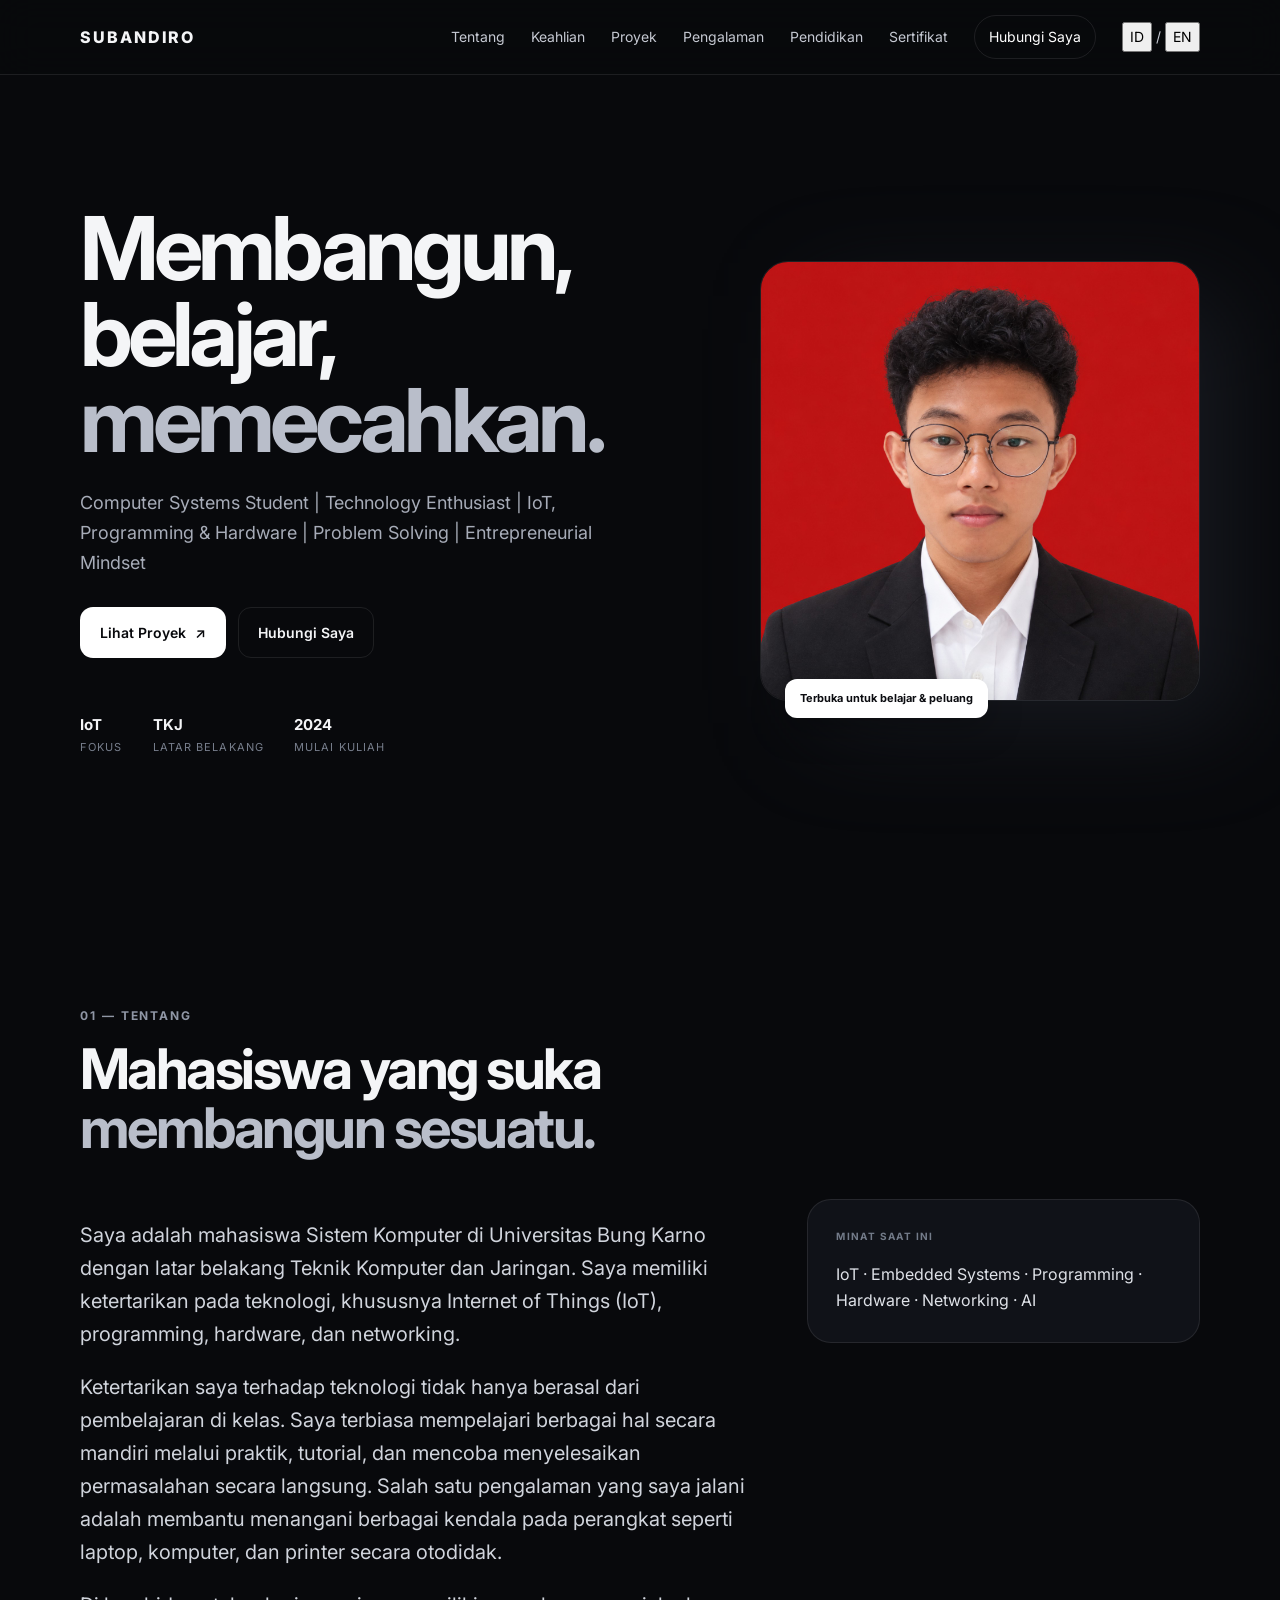
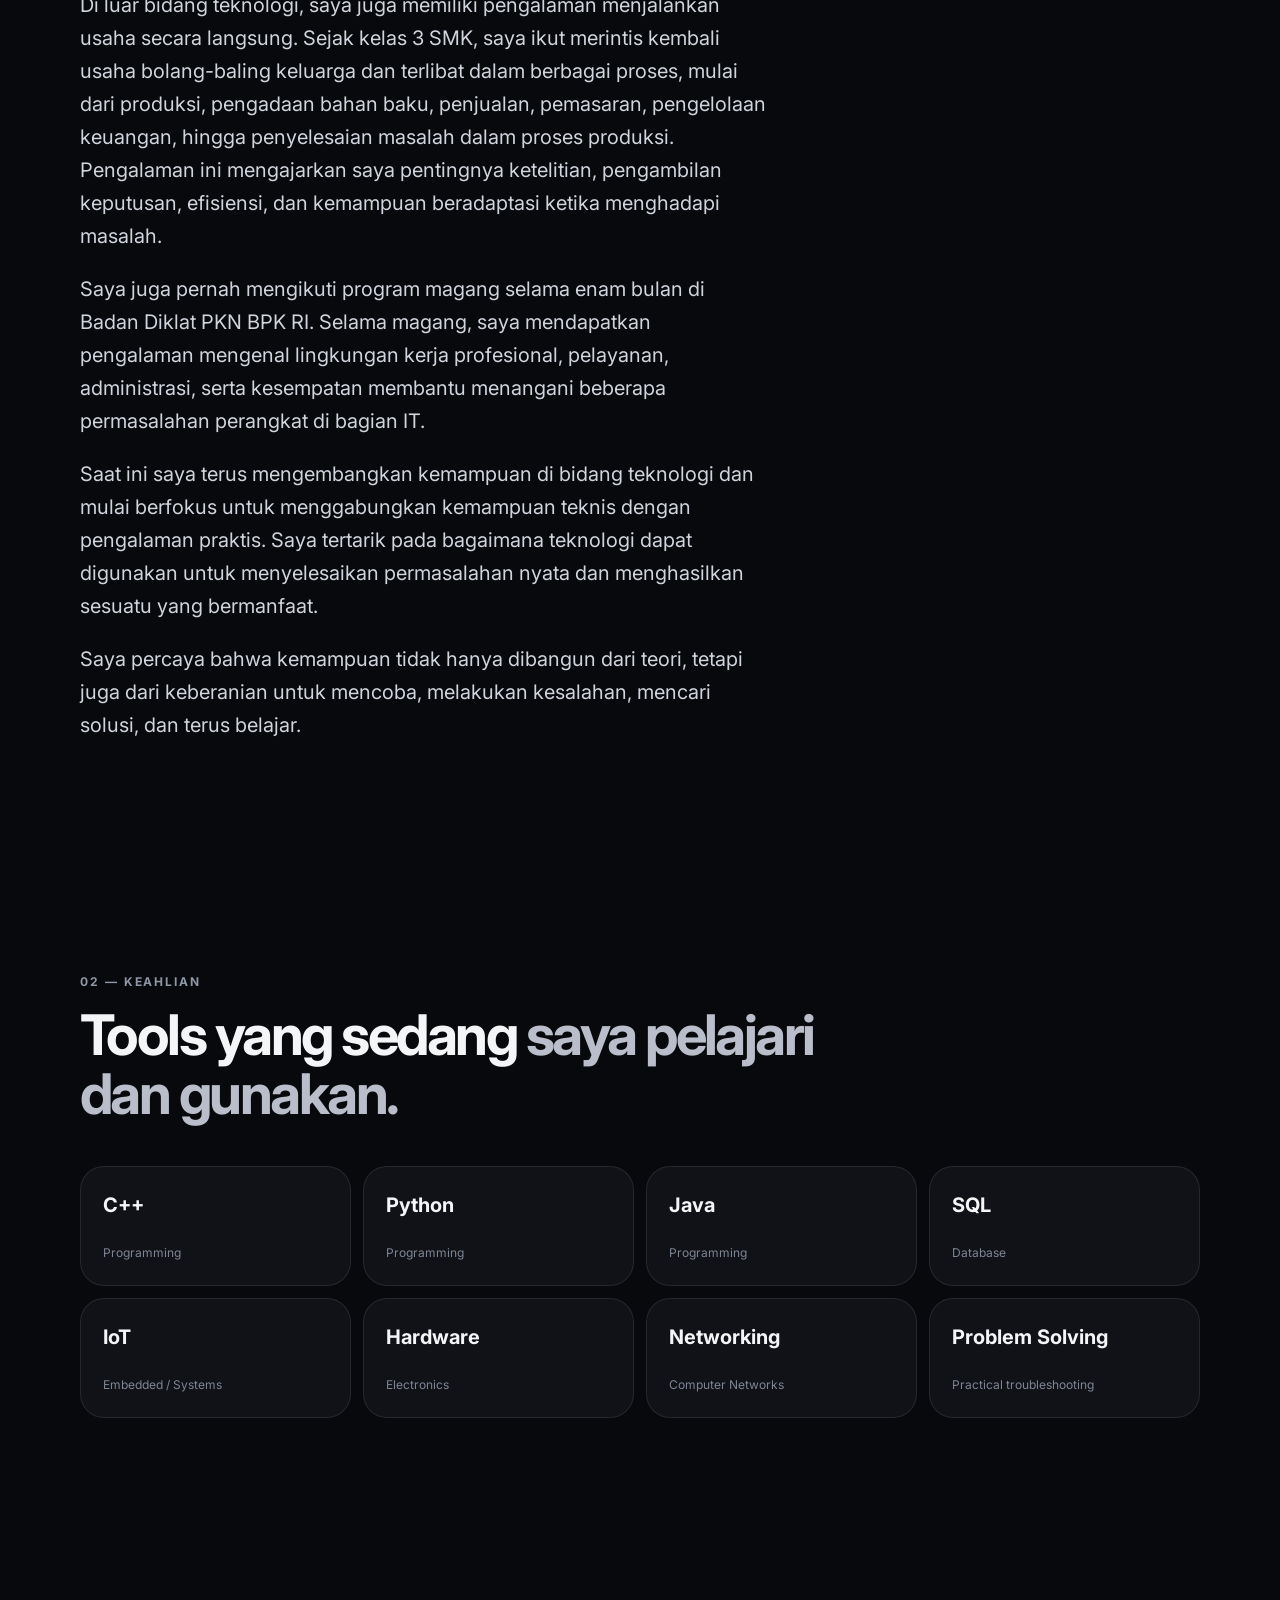
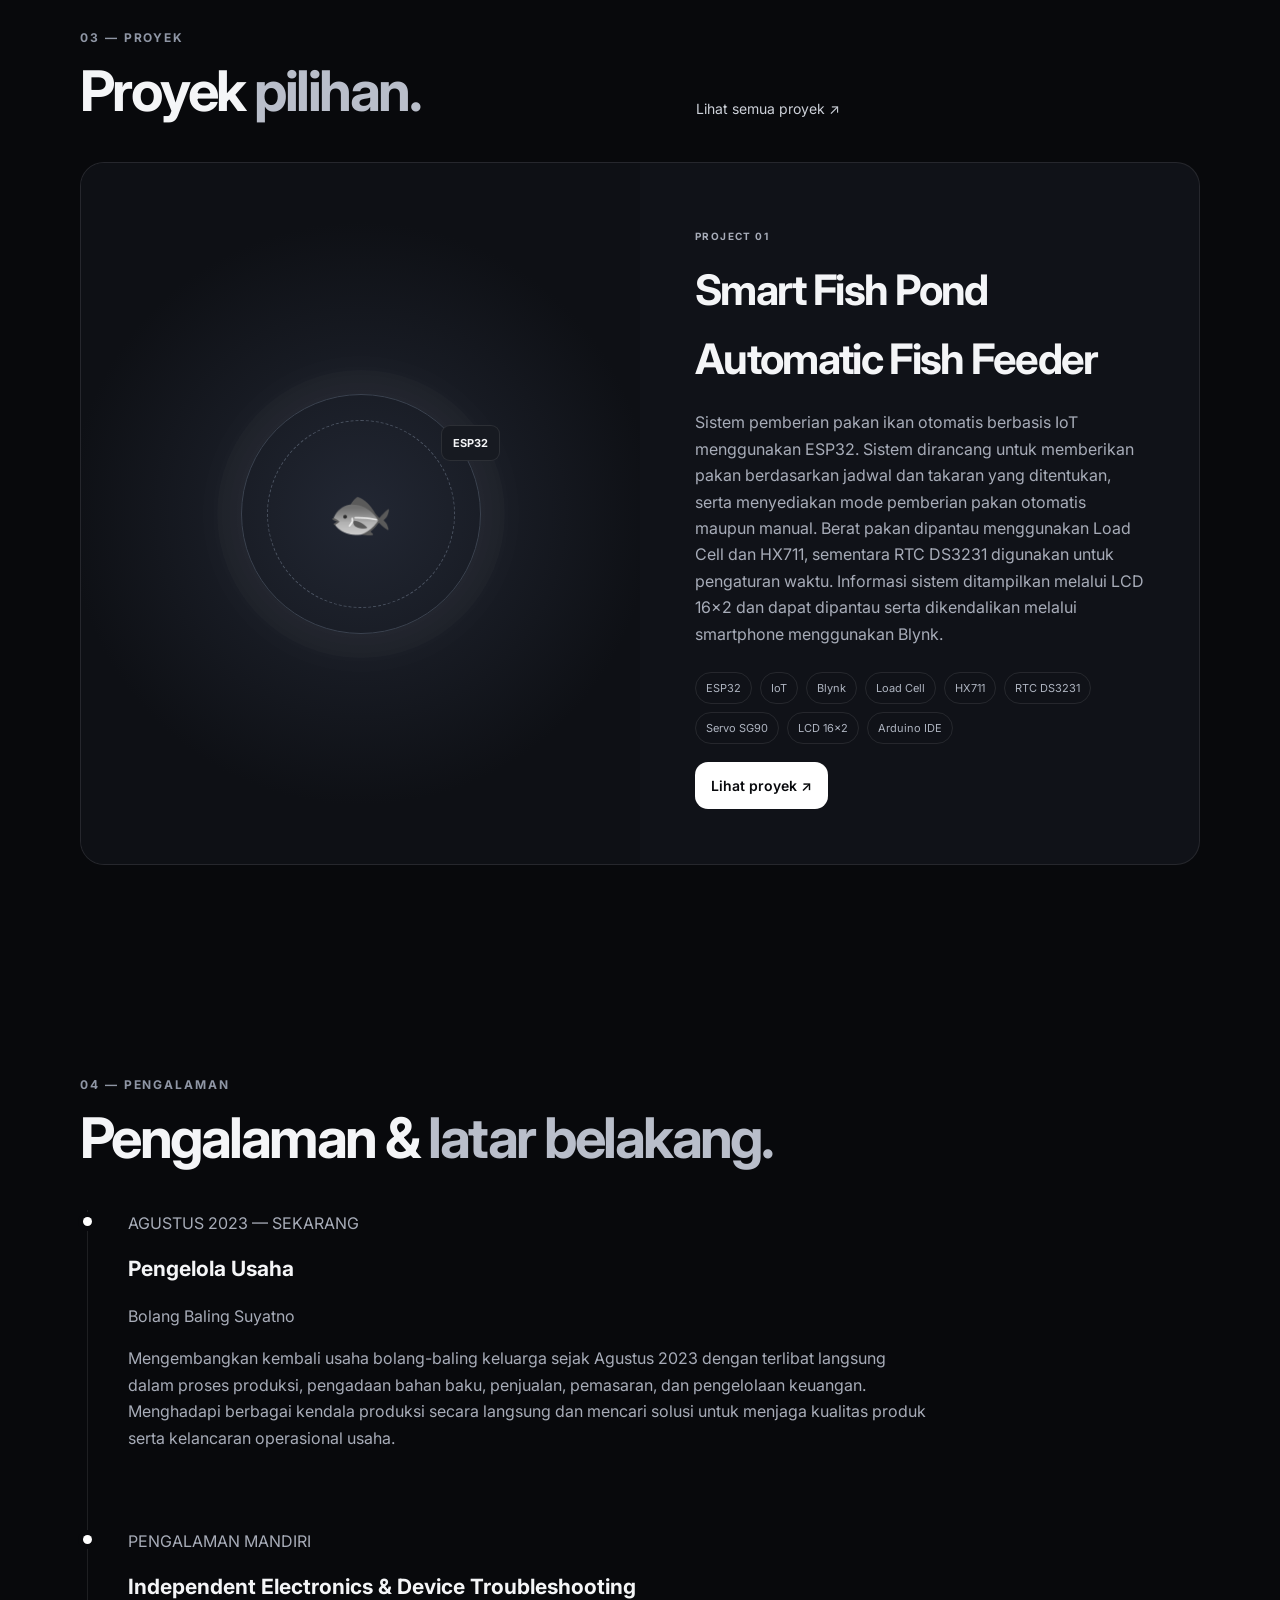
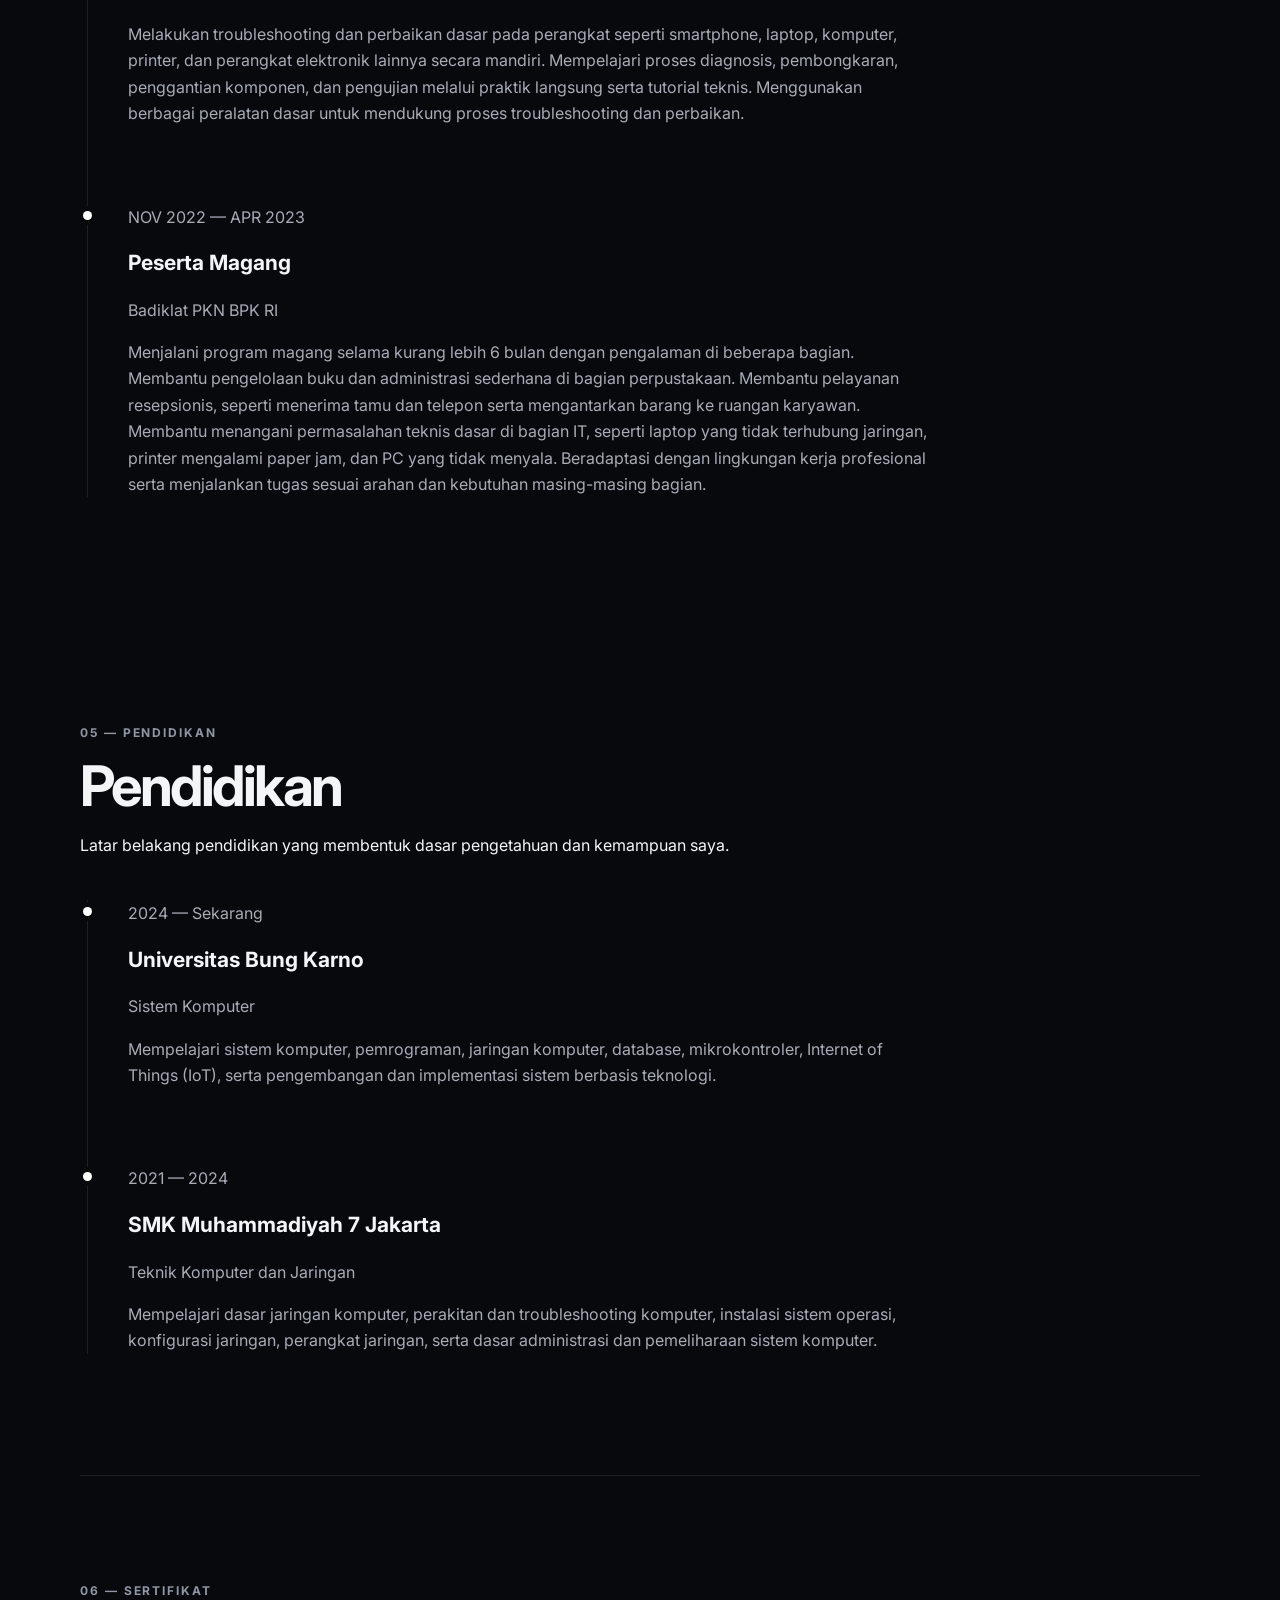
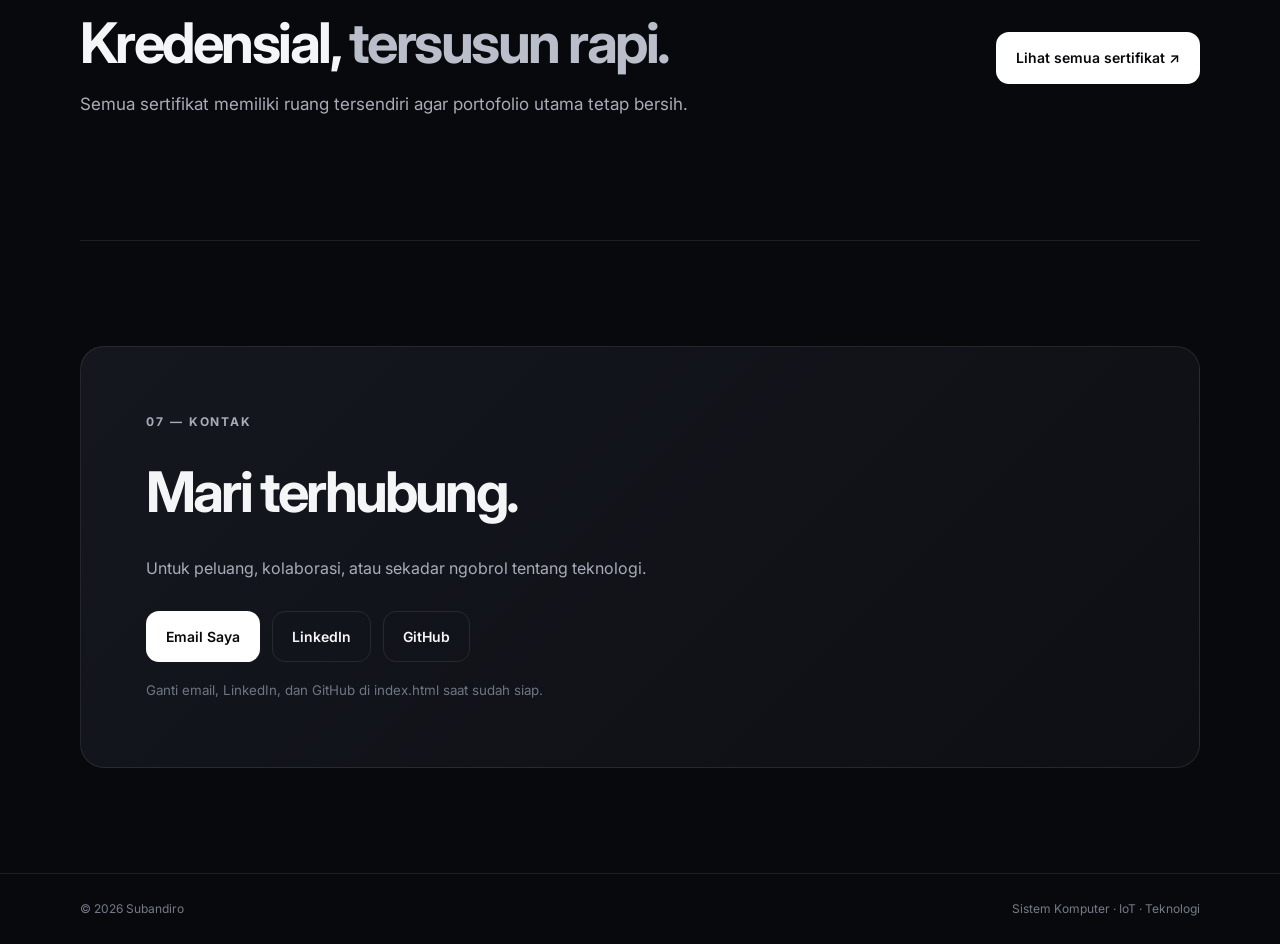
<file: index.html>
<!DOCTYPE html>
<html lang="id">
<head>
  <meta charset="UTF-8">
  <meta name="viewport" content="width=device-width, initial-scale=1.0">
  <meta name="description" content="Subandiro — Computer Systems student portfolio.">
  <title>Subandiro — Portofolio Sistem Komputer</title>
  <link rel="preconnect" href="https://fonts.googleapis.com">
  <link rel="preconnect" href="https://fonts.gstatic.com" crossorigin>
  <link href="https://fonts.googleapis.com/css2?family=Inter:wght@400;500;600;700;800&display=swap" rel="stylesheet">
  <link rel="stylesheet" href="style.css">
</head>
<body data-page="home">
  <header class="nav-wrap">
    <nav class="nav container">
      <a class="brand" href="index.html">SUBANDIRO<span></span></a>
      <button class="menu-btn" aria-label="Buka menu" aria-expanded="false">☰</button>
      <div class="nav-links">
        <a href="#about" data-i18n="nav_about">Tentang</a>
        <a href="#skills" data-i18n="nav_skills">Keahlian</a>
        <a href="#projects" data-i18n="nav_projects">Proyek</a>
        <a href="#experience" data-i18n="nav_experience">Pengalaman</a>
        <a href="#education" data-i18n="nav_education">Pendidikan</a>
        <a href="certificates.html" data-i18n="nav_certificates">Sertifikat</a>
        <a class="nav-cta" href="#contact" data-i18n="nav_contact">Hubungi Saya</a>
        <div class="language-switcher" aria-label="Language selector">
          <button class="lang-btn active" data-lang="id" aria-pressed="true">ID</button>
          <span>/</span>
          <button class="lang-btn" data-lang="en" aria-pressed="false">EN</button>
        </div>
      </div>
    </nav>
  </header>

  <main>
    <section class="hero container">
      <div class="hero-copy">
        <h1 data-i18n="hero_title">Membangun, belajar,<br><span>memecahkan.</span></h1>
        <p class="hero-text">Computer Systems Student | Technology Enthusiast | IoT, Programming & Hardware | Problem Solving | Entrepreneurial Mindset</p>
        <div class="hero-actions">
          <a class="btn primary" href="#projects"><span data-i18n="hero_projects">Lihat Proyek</span> <span>↗</span></a>
          <a class="btn ghost" href="#contact" data-i18n="hero_contact">Hubungi Saya</a>
        </div>
        <div class="quick-stats">
          <div><strong>IoT</strong><span data-i18n="stat_focus">Fokus</span></div>
          <div><strong>TKJ</strong><span data-i18n="stat_background">Latar belakang</span></div>
          <div><strong>2024</strong><span data-i18n="stat_start">Mulai kuliah</span></div>
        </div>
      </div>
      <div class="hero-photo">
        <div class="photo-glow"></div>
        <img src="assets/profile.png" data-i18n-attr="alt:photo_alt" alt="Foto profil profesional Subandiro">
        <div class="photo-tag" data-i18n="photo_tag">Terbuka untuk belajar & peluang</div>
      </div>
    </section>

    <section id="about" class="section container">
      <div class="section-head">
        <p class="eyebrow" data-i18n="about_eyebrow">01 — TENTANG</p>
        <h2 data-i18n="about_title">Mahasiswa yang suka <span>membangun sesuatu.</span></h2>
      </div>
      <div class="about-grid">
        <div class="lead">
        <p data-i18n="about_p1">Saya adalah mahasiswa Sistem Komputer di Universitas Bung Karno dengan latar belakang Teknik Komputer dan Jaringan. Saya memiliki ketertarikan pada teknologi, khususnya Internet of Things (IoT), programming, hardware, dan networking.</p>
        <p data-i18n="about_p2">Ketertarikan saya terhadap teknologi tidak hanya berasal dari pembelajaran di kelas. Saya terbiasa mempelajari berbagai hal secara mandiri melalui praktik, tutorial, dan mencoba menyelesaikan permasalahan secara langsung. Salah satu pengalaman yang saya jalani adalah membantu menangani berbagai kendala pada perangkat seperti laptop, komputer, dan printer secara otodidak.</p>
        <p data-i18n="about_p3">Di luar bidang teknologi, saya juga memiliki pengalaman menjalankan usaha secara langsung. Sejak kelas 3 SMK, saya ikut merintis kembali usaha bolang-baling keluarga dan terlibat dalam berbagai proses, mulai dari produksi, pengadaan bahan baku, penjualan, pemasaran, pengelolaan keuangan, hingga penyelesaian masalah dalam proses produksi. Pengalaman ini mengajarkan saya pentingnya ketelitian, pengambilan keputusan, efisiensi, dan kemampuan beradaptasi ketika menghadapi masalah.</p>
        <p data-i18n="about_p4">Saya juga pernah mengikuti program magang selama enam bulan di Badan Diklat PKN BPK RI. Selama magang, saya mendapatkan pengalaman mengenal lingkungan kerja profesional, pelayanan, administrasi, serta kesempatan membantu menangani beberapa permasalahan perangkat di bagian IT.</p>
        <p data-i18n="about_p5">Saat ini saya terus mengembangkan kemampuan di bidang teknologi dan mulai berfokus untuk menggabungkan kemampuan teknis dengan pengalaman praktis. Saya tertarik pada bagaimana teknologi dapat digunakan untuk menyelesaikan permasalahan nyata dan menghasilkan sesuatu yang bermanfaat.</p>
        <p data-i18n="about_p6">Saya percaya bahwa kemampuan tidak hanya dibangun dari teori, tetapi juga dari keberanian untuk mencoba, melakukan kesalahan, mencari solusi, dan terus belajar.</p>
        </div>
        <div class="about-card">
          <div class="mini-label" data-i18n="current_interests">MINAT SAAT INI</div>
          <p data-i18n="current_interests_text">IoT · Embedded Systems · Programming · Hardware · Networking · AI</p>
        </div>
      </div>
    </section>

    <section id="skills" class="section container">
      <div class="section-head">
        <p class="eyebrow" data-i18n="skills_eyebrow">02 — KEAHLIAN</p>
        <h2 data-i18n="skills_title">Tools yang sedang <span>saya pelajari dan gunakan.</span></h2>
      </div>
      <div class="skills-grid">
        <div class="skill-card"><b>C++</b><span data-i18n="programming">Programming</span></div>
        <div class="skill-card"><b>Python</b><span data-i18n="programming">Programming</span></div>
        <div class="skill-card"><b>Java</b><span data-i18n="programming">Programming</span></div>
        <div class="skill-card"><b>SQL</b><span data-i18n="database">Database</span></div>
        <div class="skill-card"><b>IoT</b><span data-i18n="embedded">Embedded / Systems</span></div>
        <div class="skill-card"><b>Hardware</b><span data-i18n="electronics">Electronics</span></div>
        <div class="skill-card"><b>Networking</b><span data-i18n="networks">Computer Networks</span></div>
        <div class="skill-card"><b>Problem Solving</b><span data-i18n="troubleshooting">Practical troubleshooting</span></div>
      </div>
    </section>

    <section id="projects" class="section container">
      <div class="section-head row-head">
        <div>
          <p class="eyebrow" data-i18n="projects_eyebrow">03 — PROYEK</p>
          <h2 data-i18n="projects_title">Proyek <span>pilihan.</span></h2>
        </div>
        <a class="text-link" href="projects.html" data-i18n="view_all_projects">Lihat semua proyek ↗</a>
      </div>
      <div class="project-feature">
        <div class="project-image">
          <div class="pond-visual">
            <div class="pond-ring"></div>
            <div class="pond-fish">🐟</div>
            <div class="pond-chip">ESP32</div>
          </div>
        </div>
        <div class="project-info">
          <p class="project-number" data-i18n="project_academic">PROJECT 01</p>
          <h3>Smart Fish Pond <span>Automatic Fish Feeder</span></h3>
          <p data-i18n="smart_pond_desc">Sistem pemberian pakan ikan otomatis berbasis IoT menggunakan ESP32. Sistem dirancang untuk memberikan pakan berdasarkan jadwal dan takaran yang ditentukan, serta menyediakan mode pemberian pakan otomatis maupun manual. Berat pakan dipantau menggunakan Load Cell dan HX711, sementara RTC DS3231 digunakan untuk pengaturan waktu. Informasi sistem ditampilkan melalui LCD 16×2 dan dapat dipantau serta dikendalikan melalui smartphone menggunakan Blynk.</p>
          <div class="tags"><span>ESP32</span><span>IoT</span><span>Blynk</span><span>Load Cell</span><span>HX711</span><span>RTC DS3231</span><span>Servo SG90</span><span>LCD 16x2</span><span>Arduino IDE</span></div>
          <a class="btn primary small" href="projects.html" data-i18n="explore_project">Lihat proyek ↗</a>
        </div>
      </div>
    </section>

    <section id="experience" class="section container">
      <div class="section-head">
        <p class="eyebrow" data-i18n="experience_eyebrow">04 — PENGALAMAN</p>
        <h2 data-i18n="experience_title">Pengalaman & <span>latar belakang.</span></h2>
      </div>
      <div class="timeline">
        <article class="timeline-item">
          <div class="timeline-dot"></div>
          <div>
            <p class="muted" data-i18n="business_date">AGUSTUS 2023 — SEKARANG</p>
            <h3 data-i18n="business_role">Pengelola Usaha</h3>
            <p class="muted" data-i18n="business_company">Bolang Baling Suyatno</p>
            <p data-i18n="business_desc">Mengembangkan kembali usaha bolang-baling keluarga sejak Agustus 2023 dengan terlibat langsung dalam proses produksi, pengadaan bahan baku, penjualan, pemasaran, dan pengelolaan keuangan. Menghadapi berbagai kendala produksi secara langsung dan mencari solusi untuk menjaga kualitas produk serta kelancaran operasional usaha.</p>
          </div>
        </article>

        <article class="timeline-item">
          <div class="timeline-dot"></div>
          <div>
            <p class="muted" data-i18n="electronics_date">PENGALAMAN MANDIRI</p>
            <h3 data-i18n="electronics_role">Independent Electronics & Device Troubleshooting</h3>
            <p data-i18n="electronics_desc">Melakukan troubleshooting dan perbaikan dasar pada perangkat seperti smartphone, laptop, komputer, printer, dan perangkat elektronik lainnya secara mandiri. Mempelajari proses diagnosis, pembongkaran, penggantian komponen, dan pengujian melalui praktik langsung serta tutorial teknis. Menggunakan berbagai peralatan dasar untuk mendukung proses troubleshooting dan perbaikan.</p>
          </div>
        </article>

        <article class="timeline-item">
          <div class="timeline-dot"></div>
          <div>
            <p class="muted">NOV 2022 — APR 2023</p>
            <h3>Peserta Magang</h3>
            <p class="muted" data-i18n="internship_company">Badiklat PKN BPK RI</p>
            <p data-i18n="internship_desc">Menjalani program magang selama kurang lebih 6 bulan dengan pengalaman di beberapa bagian. Membantu pengelolaan buku dan administrasi sederhana di bagian perpustakaan. Membantu pelayanan resepsionis, seperti menerima tamu dan telepon serta mengantarkan barang ke ruangan karyawan. Membantu menangani permasalahan teknis dasar di bagian IT, seperti laptop yang tidak terhubung jaringan, printer mengalami paper jam, dan PC yang tidak menyala. Beradaptasi dengan lingkungan kerja profesional serta menjalankan tugas sesuai arahan dan kebutuhan masing-masing bagian.</p>
          </div>
        </article>
      </div>
    </section>

    <section id="education" class="section container">
      <div class="section-head">
        <p class="eyebrow" data-i18n="education_label">05 — PENDIDIKAN</p>
        <h2 data-i18n="education_title">Pendidikan</h2>
        <p data-i18n="education_desc">
          Latar belakang pendidikan yang membentuk dasar pengetahuan dan kemampuan saya.
        </p>
      </div>

      <div class="timeline">

        <!-- Universitas -->
        <article class="timeline-item">
          <div class="timeline-dot"></div>
          <div>
            <p class="muted" data-i18n="education_university_date">2024 — Sekarang</p>
            <h3>Universitas Bung Karno</h3>
            <p data-i18n="education_university_major">Sistem Komputer</p>
            <p data-i18n="education_university_desc">Mempelajari sistem komputer, pemrograman, jaringan komputer, database, mikrokontroler, Internet of Things (IoT), serta pengembangan dan implementasi sistem berbasis teknologi.</p>
          </div>
        </article>

        <!-- SMK -->
        <article class="timeline-item">
          <div class="timeline-dot"></div>
          <div>
            <p class="muted" data-i18n="education_smk_date">2021 — 2024</p>
            <h3>SMK Muhammadiyah 7 Jakarta</h3>
            <p data-i18n="education_smk_major">Teknik Komputer dan Jaringan</p>
            <p data-i18n="education_smk_desc">Mempelajari dasar jaringan komputer, perakitan dan troubleshooting komputer, instalasi sistem operasi, konfigurasi jaringan, perangkat jaringan, serta dasar administrasi dan pemeliharaan sistem komputer.</p>
          </div>
        </article>

      </div>
    </section>

    <section class="section container certificate-preview">
      <div>
        <p class="eyebrow" data-i18n="cert_preview_eyebrow">06 — SERTIFIKAT</p>
        <h2 data-i18n="cert_preview_title">Kredensial, <span>tersusun rapi.</span></h2>
        <p class="muted big" data-i18n="cert_preview_desc">Semua sertifikat memiliki ruang tersendiri agar portofolio utama tetap bersih.</p>
      </div>
      <a class="btn primary" href="certificates.html" data-i18n="view_certificates">Lihat semua sertifikat ↗</a>
    </section>

    <section id="contact" class="section container contact">
      <div class="contact-box">
        <p class="eyebrow" data-i18n="contact_eyebrow">07 — KONTAK</p>

        <h2 data-i18n="contact_title">Mari terhubung.</h2>

        <p data-i18n="contact_desc">
          Untuk peluang, kolaborasi, atau sekadar ngobrol tentang teknologi.
        </p>

        <div class="contact-actions">
          <a
            class="btn primary"
            href="mailto:subandirosmkmaju@gmail.com"
            data-i18n="email_me">Email Saya</a>

          <a
            class="btn ghost"
            href="https://www.linkedin.com/in/subandiro"
            target="_blank"
            rel="noopener noreferrer"
          >LinkedIn</a>

          <a
            class="btn ghost"
            href="https://github.com/Subandiro"
            target="_blank"
            rel="noopener noreferrer"
          >GitHub</a>
        </div>

        <small class="edit-note" data-i18n="edit_note">
          Email dan profil profesional saya dapat diakses melalui tombol di atas.
        </small>
      </div>
    </section>
  </main>

  <footer class="footer">
    <div class="container footer-inner">
      <span>© <span id="year"></span> Subandiro</span>
      <span data-i18n="footer_tech">Sistem Komputer · IoT · Teknologi</span>
    </div>
  </footer>
  <script src="script.js"></script>
</body>
</html>
</file>
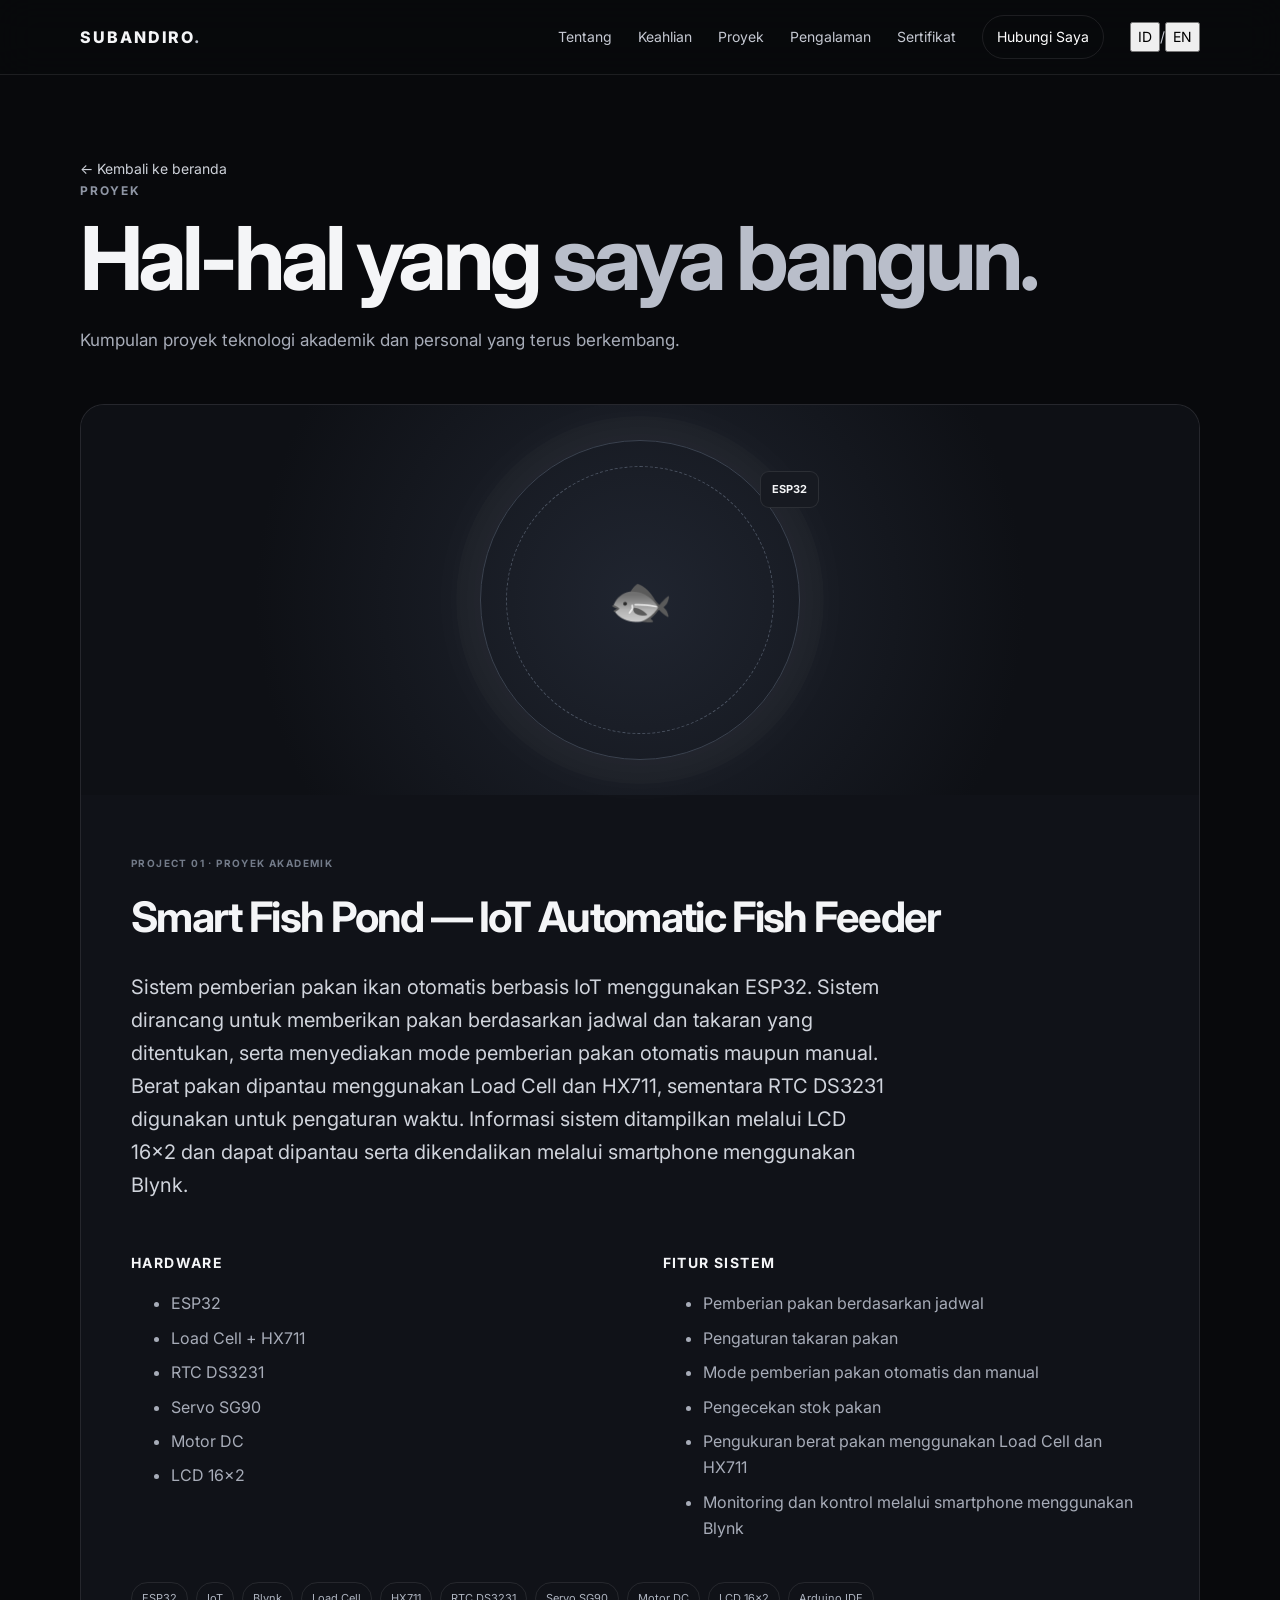
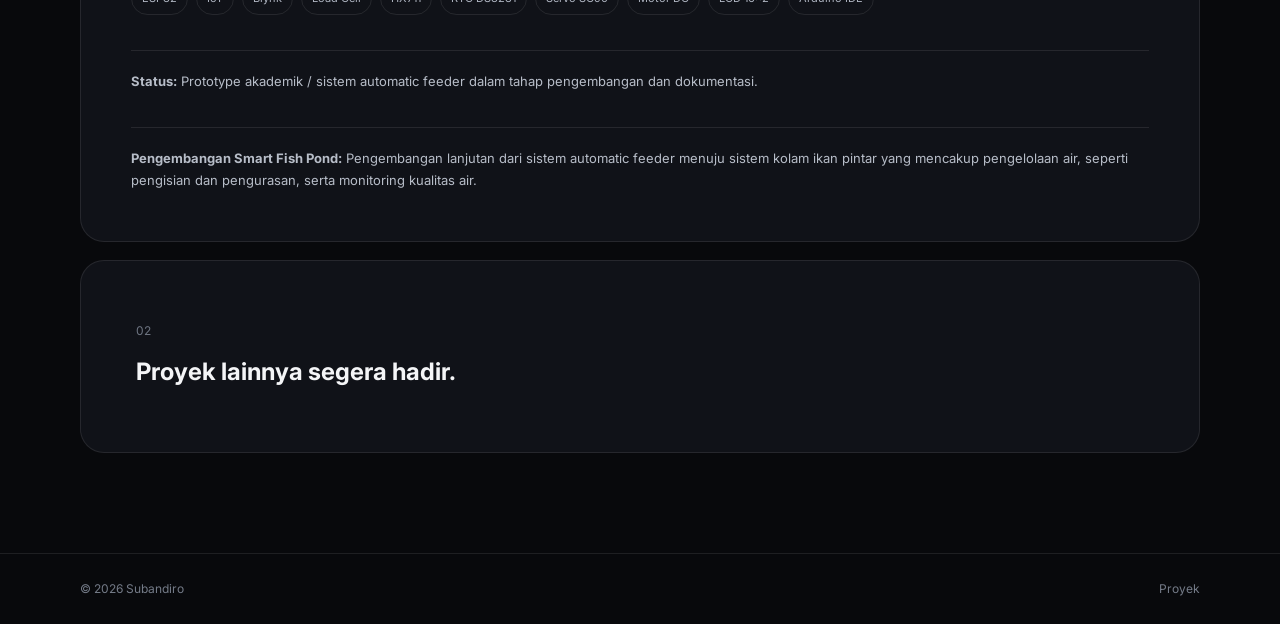
<file: projects.html>
<!DOCTYPE html>
<html lang="id">
<head>
  <meta charset="UTF-8">
  <meta name="viewport" content="width=device-width, initial-scale=1.0">
  <title>Proyek — Subandiro</title>
  <link rel="preconnect" href="https://fonts.googleapis.com">
  <link rel="preconnect" href="https://fonts.gstatic.com" crossorigin>
  <link href="https://fonts.googleapis.com/css2?family=Inter:wght@400;500;600;700;800&display=swap" rel="stylesheet">
  <link rel="stylesheet" href="style.css">
</head>
<body data-page="projects">
<header class="nav-wrap"><nav class="nav container">
  <a class="brand" href="index.html">SUBANDIRO<span>.</span></a>
  <button class="menu-btn" aria-label="Buka menu" aria-expanded="false">☰</button>
  <div class="nav-links">
    <a href="index.html#about" data-i18n="nav_about">Tentang</a>
    <a href="index.html#skills" data-i18n="nav_skills">Keahlian</a>
    <a href="projects.html" data-i18n="nav_projects">Proyek</a>
    <a href="index.html#experience" data-i18n="nav_experience">Pengalaman</a>
    <a href="certificates.html" data-i18n="nav_certificates">Sertifikat</a>
    <a class="nav-cta" href="index.html#contact" data-i18n="nav_contact">Hubungi Saya</a>
    <div class="language-switcher" aria-label="Language selector"><button class="lang-btn active" data-lang="id" aria-pressed="true">ID</button><span>/</span><button class="lang-btn" data-lang="en" aria-pressed="false">EN</button></div>
  </div>
</nav></header>

<main class="subpage container">
  <div class="subpage-top">
    <a class="back-link" href="index.html" data-i18n="back_home">← Kembali ke beranda</a>
    <p class="eyebrow" data-i18n="projects_label">PROYEK</p>
    <h1 data-i18n="projects_page_title">Hal-hal yang <span>saya bangun.</span></h1>
    <p class="subpage-intro" data-i18n="projects_intro">Kumpulan proyek teknologi akademik dan personal yang terus berkembang.</p>
  </div>

  <article class="detail-card">
    <div class="detail-hero">
      <div class="pond-visual large">
        <div class="pond-ring"></div>
        <div class="pond-fish">🐟</div>
        <div class="pond-chip">ESP32</div>
      </div>
    </div>

    <div class="detail-content">

      <p class="project-number" data-i18n="academic_project">
        PROJECT 01 · PROYEK AKADEMIK
      </p>

      <h2 data-i18n="smart_feeder_title">
        Smart Fish Pond — IoT Automatic Fish Feeder
      </h2>

      <p class="lead" data-i18n="smart_pond_lead">
        Sistem pemberian pakan ikan otomatis berbasis IoT menggunakan ESP32. Sistem dirancang untuk memberikan pakan berdasarkan jadwal dan takaran yang ditentukan, serta menyediakan mode pemberian pakan otomatis maupun manual. Berat pakan dipantau menggunakan Load Cell dan HX711, sementara RTC DS3231 digunakan untuk pengaturan waktu. Informasi sistem ditampilkan melalui LCD 16×2 dan dapat dipantau serta dikendalikan melalui smartphone menggunakan Blynk.
      </p>

      <div class="detail-columns">

        <div>
          <h3 data-i18n="hardware">
            Hardware
          </h3>

          <ul>
            <li>ESP32</li>
            <li>Load Cell + HX711</li>
            <li>RTC DS3231</li>
            <li>Servo SG90</li>
            <li>Motor DC</li>
            <li>LCD 16×2</li>
          </ul>
        </div>

        <div>
          <h3 data-i18n="system_features">
            Fitur Sistem
          </h3>

          <ul>
            <li data-i18n="feed_schedule">
              Pemberian pakan berdasarkan jadwal
            </li>

            <li data-i18n="portion_control">
              Pengaturan takaran pakan
            </li>

            <li data-i18n="auto_manual_mode">
              Mode pemberian pakan otomatis dan manual
            </li>

            <li data-i18n="stock_check">
              Pengecekan stok pakan
            </li>

            <li data-i18n="weight_measurement">
              Pengukuran berat pakan menggunakan Load Cell dan HX711
            </li>

            <li data-i18n="phone_monitoring">
              Monitoring dan kontrol melalui smartphone menggunakan Blynk
            </li>
          </ul>
        </div>

      </div>

      <div class="tags">
        <span>ESP32</span>
        <span>IoT</span>
        <span>Blynk</span>
        <span>Load Cell</span>
        <span>HX711</span>
        <span>RTC DS3231</span>
        <span>Servo SG90</span>
        <span>Motor DC</span>
        <span>LCD 16×2</span>
        <span>Arduino IDE</span>
      </div>

      <div class="status-note">
        <b data-i18n="status">Status:</b>
        <span data-i18n="status_text">
          Prototype akademik / sistem automatic feeder dalam tahap pengembangan dan dokumentasi.
        </span>
      </div>

      <div class="status-note">
        <b data-i18n="development_title">
          Pengembangan Smart Fish Pond:
        </b>

        <span data-i18n="development_desc">
          Pengembangan lanjutan dari sistem automatic feeder menuju sistem kolam ikan pintar yang mencakup pengelolaan air, seperti pengisian dan pengurasan, serta monitoring kualitas air.
        </span>
      </div>

    </div>
  </article>

  <div class="empty-project">
    <span>02</span>
    <h2 data-i18n="more_projects">Proyek lainnya segera hadir.</h2>
  </div>
</main>
<footer class="footer"><div class="container footer-inner"><span>© <span id="year"></span> Subandiro</span><span data-i18n="footer_projects">Proyek</span></div></footer>
<script src="script.js"></script>
</body>
</html>
</file>
<file: style.css>
:root{
  --bg:#08090c;--surface:#101218;--surface2:#151821;--text:#f4f5f7;--muted:#a7acb8;
  --line:rgba(255,255,255,.09);--accent:#ffffff;--max:1120px;--radius:24px;
}
*{box-sizing:border-box}html{scroll-behavior:smooth}body{margin:0;background:var(--bg);color:var(--text);font-family:Inter,system-ui,sans-serif;line-height:1.65}
a{color:inherit;text-decoration:none}button{font:inherit}.container{width:min(var(--max),calc(100% - 40px));margin:auto}
.nav-wrap{position:sticky;top:0;z-index:20;background:rgba(8,9,12,.78);backdrop-filter:blur(18px);border-bottom:1px solid var(--line)}
.nav{height:74px;display:flex;align-items:center;justify-content:space-between}.brand{font-weight:800;letter-spacing:.12em}.brand span,h1 span,h2 span{color:#b9beca}
.nav-links{display:flex;align-items:center;gap:26px;font-size:14px;color:#c5c9d2}.nav-links a:hover{color:#fff}.nav-cta{border:1px solid var(--line);padding:9px 14px;border-radius:999px;color:#fff!important}
.menu-btn{display:none;background:none;border:0;color:#fff;font-size:25px}
.hero{min-height:calc(100vh - 74px);display:grid;grid-template-columns:1.08fr .92fr;align-items:center;gap:70px;padding-top:65px;padding-bottom:80px}
.eyebrow{font-size:12px;font-weight:700;letter-spacing:.16em;color:#8f96a5;margin:0 0 14px}.hero h1,.subpage h1{font-size:clamp(48px,7vw,88px);line-height:.98;letter-spacing:-.055em;margin:0 0 25px}
.hero-text{max-width:590px;color:var(--muted);font-size:18px}.hero-actions,.contact-actions{display:flex;gap:12px;flex-wrap:wrap;margin-top:30px}
.btn{display:inline-flex;align-items:center;justify-content:center;gap:9px;padding:13px 19px;border-radius:13px;border:1px solid var(--line);font-weight:600;font-size:14px;transition:.2s}
.btn.primary{background:#fff;color:#08090c}.btn.primary:hover{transform:translateY(-2px)}.btn.ghost:hover{background:var(--surface2)}.btn.small{padding:11px 15px;margin-top:18px}
.quick-stats{display:flex;gap:30px;margin-top:55px}.quick-stats div{display:flex;flex-direction:column}.quick-stats strong{font-size:15px}.quick-stats span{font-size:11px;color:#777e8c;text-transform:uppercase;letter-spacing:.1em}
.hero-photo{position:relative;justify-self:end;width:min(440px,100%)}.hero-photo img{display:block;width:100%;aspect-ratio:1/1;object-fit:cover;border-radius:28px;position:relative;z-index:2;border:1px solid var(--line)}.photo-glow{position:absolute;inset:8% -6% -5% 12%;background:#272b35;filter:blur(50px);opacity:.5}.photo-tag{position:absolute;z-index:3;bottom:-17px;left:25px;background:#fff;color:#0b0c10;padding:10px 15px;border-radius:12px;font-size:11px;font-weight:700;box-shadow:0 10px 35px rgba(0,0,0,.3)}
.section{padding:105px 0}.section-head{max-width:760px;margin-bottom:42px}.section-head h2,.certificate-preview h2{font-size:clamp(32px,4.5vw,56px);line-height:1.05;letter-spacing:-.045em;margin:0}
.about-grid{display:grid;grid-template-columns:1.4fr .8fr;gap:40px;align-items:start}.lead{font-size:20px;color:#d0d4dc;max-width:760px}.about-card,.skill-card,.detail-card,.certificate-card,.empty-project{background:var(--surface);border:1px solid var(--line);border-radius:var(--radius)}
.about-card{padding:28px}.mini-label,.project-number{font-size:10px;letter-spacing:.14em;color:#737b89;font-weight:700}.about-card p{margin-bottom:0;color:#dfe2e8}
.skills-grid{display:grid;grid-template-columns:repeat(4,1fr);gap:12px}.skill-card{padding:22px;min-height:120px;display:flex;flex-direction:column;justify-content:space-between}.skill-card b{font-size:20px}.skill-card span{font-size:12px;color:#7e8593}
.row-head{display:flex;justify-content:space-between;align-items:end;gap:20px}.text-link,.back-link{color:#cdd1d9;font-size:14px}.text-link:hover,.back-link:hover{color:#fff}
.project-feature{display:grid;grid-template-columns:1fr 1fr;background:var(--surface);border:1px solid var(--line);border-radius:var(--radius);overflow:hidden}.project-image{min-height:410px;background:radial-gradient(circle at 50% 50%,#222733,#0e1015 65%);display:grid;place-items:center}.pond-visual{width:240px;height:240px;border-radius:50%;border:1px solid #3b424f;display:grid;place-items:center;position:relative;box-shadow:0 0 0 24px rgba(255,255,255,.015),0 0 80px rgba(255,255,255,.06)}.pond-visual.large{width:320px;height:320px}.pond-ring{position:absolute;inset:25px;border:1px dashed #4a5260;border-radius:50%}.pond-fish{font-size:52px;filter:grayscale(1)}.pond-chip{position:absolute;right:-20px;top:30px;padding:8px 11px;border:1px solid var(--line);background:#171a21;border-radius:9px;font-size:11px;font-weight:700}
.project-info{padding:55px}.project-info h3,.detail-content h2{font-size:42px;letter-spacing:-.04em;margin:7px 0 16px}.project-info p{color:var(--muted)}.tags{display:flex;gap:8px;flex-wrap:wrap;margin-top:25px}.tags span,.filter{font-size:11px;padding:6px 10px;border:1px solid var(--line);border-radius:999px;color:#aeb4c0;background:transparent}
.timeline{border-left:1px solid var(--line);margin-left:7px}.timeline-item{position:relative;padding:0 0 45px 40px}.timeline-item:last-child{padding-bottom:0}.timeline-dot{position:absolute;left:-5px;top:7px;width:9px;height:9px;background:#fff;border-radius:50%;box-shadow:0 0 0 5px var(--bg)}.timeline-item h3{font-size:21px;margin:5px 0}.timeline-item p{color:var(--muted);max-width:800px}.muted{color:var(--muted)}.muted.big{font-size:17px}
.certificate-preview{display:flex;align-items:center;justify-content:space-between;gap:35px;border-top:1px solid var(--line);border-bottom:1px solid var(--line)}
.contact-box{padding:65px;border:1px solid var(--line);border-radius:var(--radius);background:linear-gradient(135deg,#14171e,#0d0f14)}.contact h2{font-size:56px;letter-spacing:-.05em;margin:0}.contact p{color:var(--muted)}.edit-note{display:block;color:#6f7683;margin-top:18px}
.footer{border-top:1px solid var(--line);padding:25px 0;color:#747b88;font-size:12px}.footer-inner{display:flex;justify-content:space-between;gap:20px}
.subpage{padding-top:80px;padding-bottom:100px;min-height:calc(100vh - 74px)}.subpage-top{margin-bottom:50px}.subpage-top h1{margin-top:10px}.subpage-intro{max-width:650px;color:var(--muted);font-size:17px}.detail-card{overflow:hidden}.detail-hero{min-height:390px;display:grid;place-items:center;background:radial-gradient(circle,#202530,#0e1015 65%)}.detail-content{padding:50px}.detail-columns{display:grid;grid-template-columns:1fr 1fr;gap:45px;margin-top:35px}.detail-columns h3{font-size:14px;text-transform:uppercase;letter-spacing:.1em}.detail-columns li{color:var(--muted);margin:8px 0}.status-note{border-top:1px solid var(--line);margin-top:35px;padding-top:20px;color:#b7bdc8;font-size:13px}.empty-project{padding:55px;margin-top:18px}.empty-project>span{font-size:12px;color:#6e7582}.empty-project h2{margin:10px 0 5px}.empty-project p{color:var(--muted)}


/* CERTIFICATE GRID */
.filter-row {
  display: flex;
  gap: 8px;
  flex-wrap: wrap;
  margin-bottom: 25px;
}

.certificate-grid {
  display: grid;
  grid-template-columns: repeat(3, minmax(0, 1fr));
  gap: 20px;
  align-items: stretch;
}

.certificate-card {
  min-width: 0;
  overflow: hidden;
  display: flex;
  flex-direction: column;
  background: var(--surface);
  border: 1px solid var(--line);
  border-radius: var(--radius);
}

/* AREA FOTO */
.certificate-placeholder {
  width: 100%;
  height: 220px;
  flex: 0 0 220px;
  display: grid;
  place-items: center;
  overflow: hidden;
  padding: 0;
  background: #f4f4f4;
  border-bottom: 1px solid var(--line);
}

/* FOTO SERTIFIKAT: TAMPIL UTUH, TIDAK DI-ZOOM */
.certificate-placeholder:has(.certificate-image) {
  display: block;
  padding: 10px;
}

.certificate-image {
  display: block;
  width: 100%;
  height: 100%;
  object-fit: contain;
  object-position: center;
}

.certificate-placeholder span {
  width: 70px;
  height: 70px;
  border: 1px solid #4b5260;
  border-radius: 18px;
  display: grid;
  place-items: center;
  font-size: 25px;
  font-weight: 800;
  color: #8d95a4;
}

/* TEKS CARD */
.certificate-body {
  position: relative;
  flex: 1;
  min-width: 0;
  padding: 23px;
  overflow-wrap: anywhere;
}

.certificate-body h3 {
  font-size: 18px;
  line-height: 1.4;
  margin: 5px 0 12px;
}

.certificate-body p {
  font-size: 13px;
  color: var(--muted);
}

.certificate-body a {
  overflow-wrap: anywhere;
}

.certificate-body{padding:23px}.certificate-body h3{font-size:18px;line-height:1.25;margin:5px 0}.certificate-body p{font-size:13px;color:var(--muted)}.view-cert{border:0;background:none;color:#fff;padding:0;margin-top:13px;font-weight:600;font-size:12px;cursor:pointer}.certificate-upload-note{margin-top:30px;border:1px dashed #343a46;padding:18px;border-radius:14px;color:#8d94a2;font-size:13px}
.modal{display:none;position:fixed;inset:0;z-index:50}.modal.open{display:grid;place-items:center}.modal-backdrop{position:absolute;inset:0;background:rgba(0,0,0,.78);backdrop-filter:blur(7px)}.modal-box{position:relative;z-index:2;width:min(520px,calc(100% - 30px));padding:40px;background:#12151b;border:1px solid var(--line);border-radius:22px}.modal-close{position:absolute;right:15px;top:10px;background:none;border:0;color:#fff;font-size:30px;cursor:pointer}.modal-icon{height:220px;display:grid;place-items:center;border:1px dashed #3c4350;border-radius:15px;color:#858d9b;font-weight:800;letter-spacing:.15em;margin-bottom:25px}.modal-box h2{margin:5px 0}.modal-hint{color:#777f8d;font-size:12px}
code{background:#171a20;padding:2px 5px;border-radius:5px}
@media(max-width:800px){
  .container{width:min(var(--max),calc(100% - 28px))}.nav{height:66px}.menu-btn{display:block}.nav-links{display:none;position:absolute;left:14px;right:14px;top:60px;padding:15px;background:#11141a;border:1px solid var(--line);border-radius:16px;flex-direction:column;align-items:stretch;gap:5px}.nav-links.open{display:flex}.nav-links a{padding:10px}.nav-cta{text-align:center}
  .hero{grid-template-columns:1fr;gap:45px;padding-top:60px}.hero-photo{justify-self:center;width:min(360px,100%);grid-row:1}.hero-copy{grid-row:2}.hero h1{font-size:54px}.hero-text{font-size:16px}.quick-stats{margin-top:35px}
  .section{padding:75px 0}.about-grid,.project-feature,.detail-columns{grid-template-columns:1fr}.skills-grid{grid-template-columns:repeat(2,1fr)}.project-image{min-height:300px}.project-info{padding:32px}.project-info h3,.detail-content h2{font-size:34px}.certificate-preview{display:block}.certificate-preview .btn{margin-top:20px}.contact-box{padding:35px 25px}.contact h2{font-size:43px}.footer-inner{flex-direction:column}.certificate-grid{grid-template-columns:1fr}.subpage{padding-top:55px}.detail-content{padding:32px}.detail-hero{min-height:300px}.pond-visual.large{width:240px;height:240px}
}


/* Certificate preview modal */
.modal-box {
  width: min(1000px, calc(100% - 30px));
  max-height: 90vh;
  overflow-y: auto;
}

.modal-cert-image:not([hidden]) {
  display: block;
  width: 100%;
  height: auto;
  max-height: 65vh;
  object-fit: contain;
  object-position: center;
  margin: 0 auto 25px;
  border: 1px solid var(--line);
  border-radius: 12px;
  background: #f4f4f4;
}

.modal-cert-image[hidden] {
  display: none !important;
}
</file>
